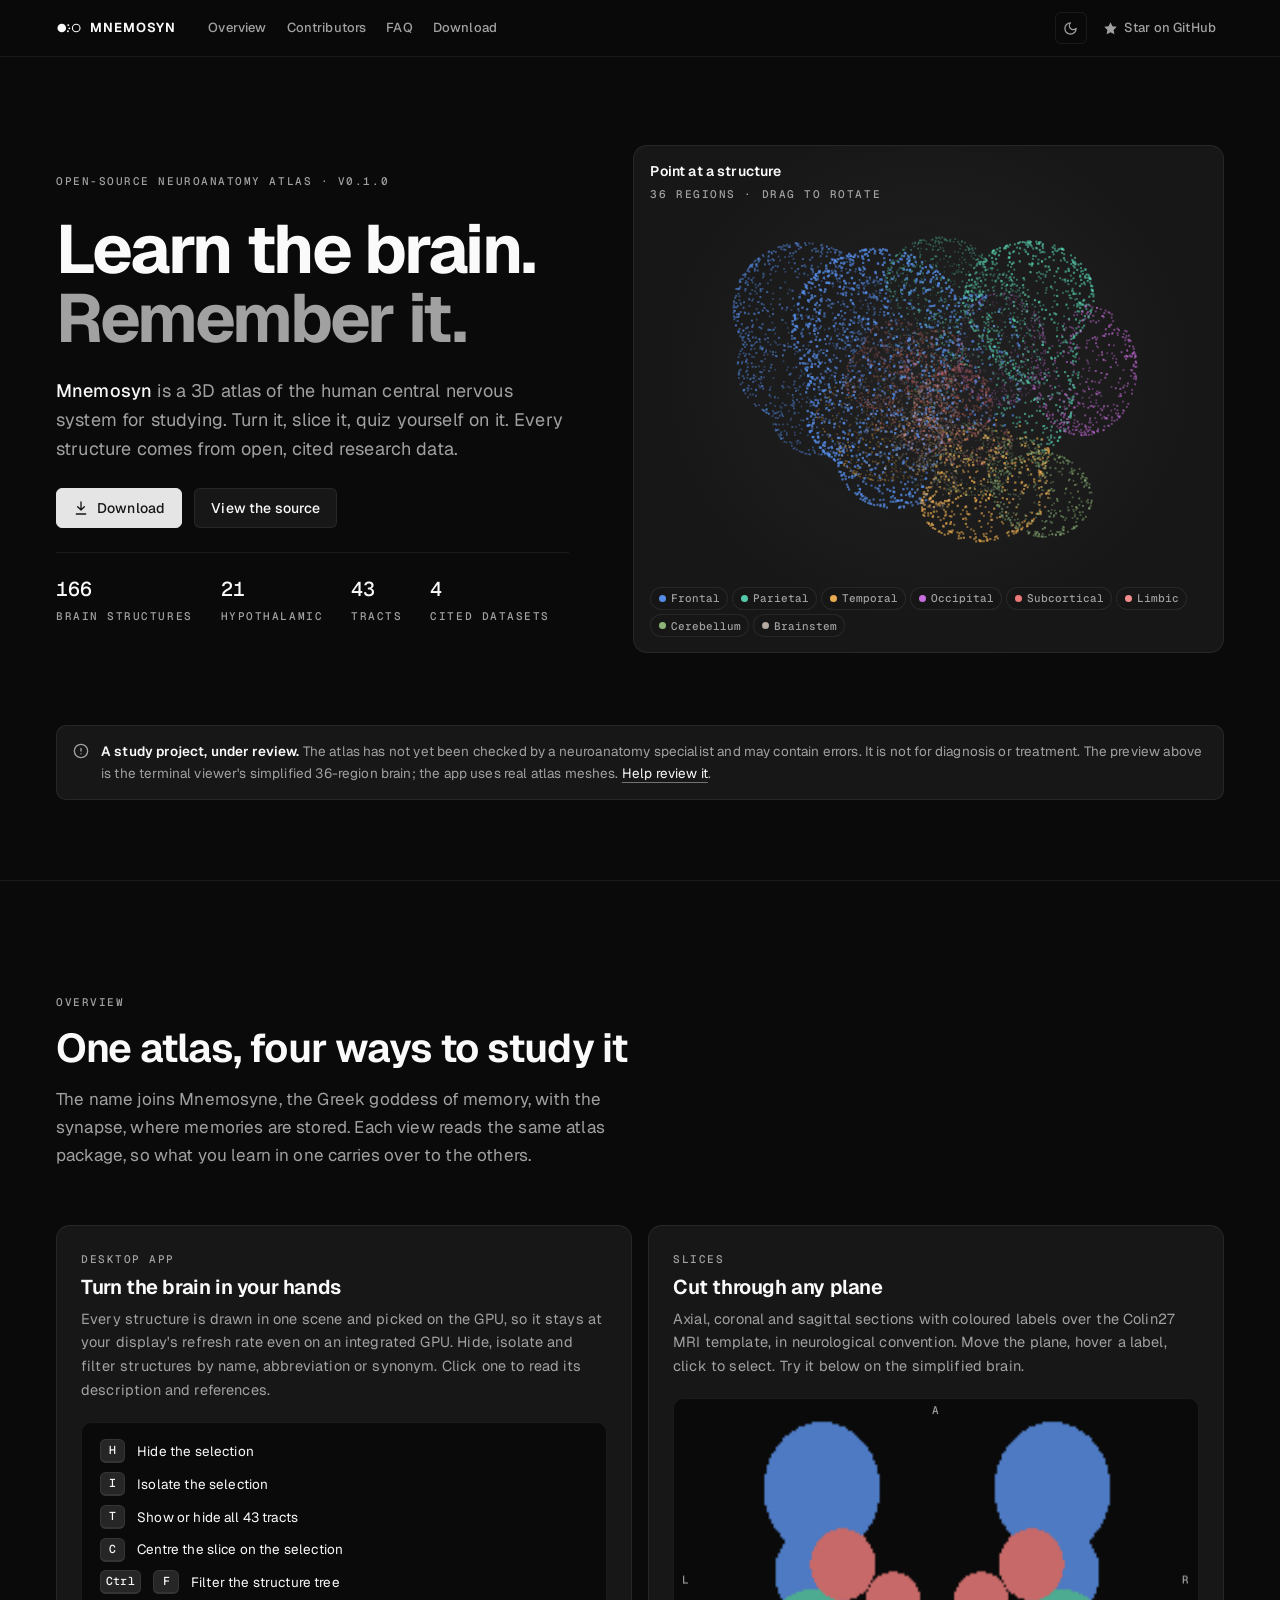
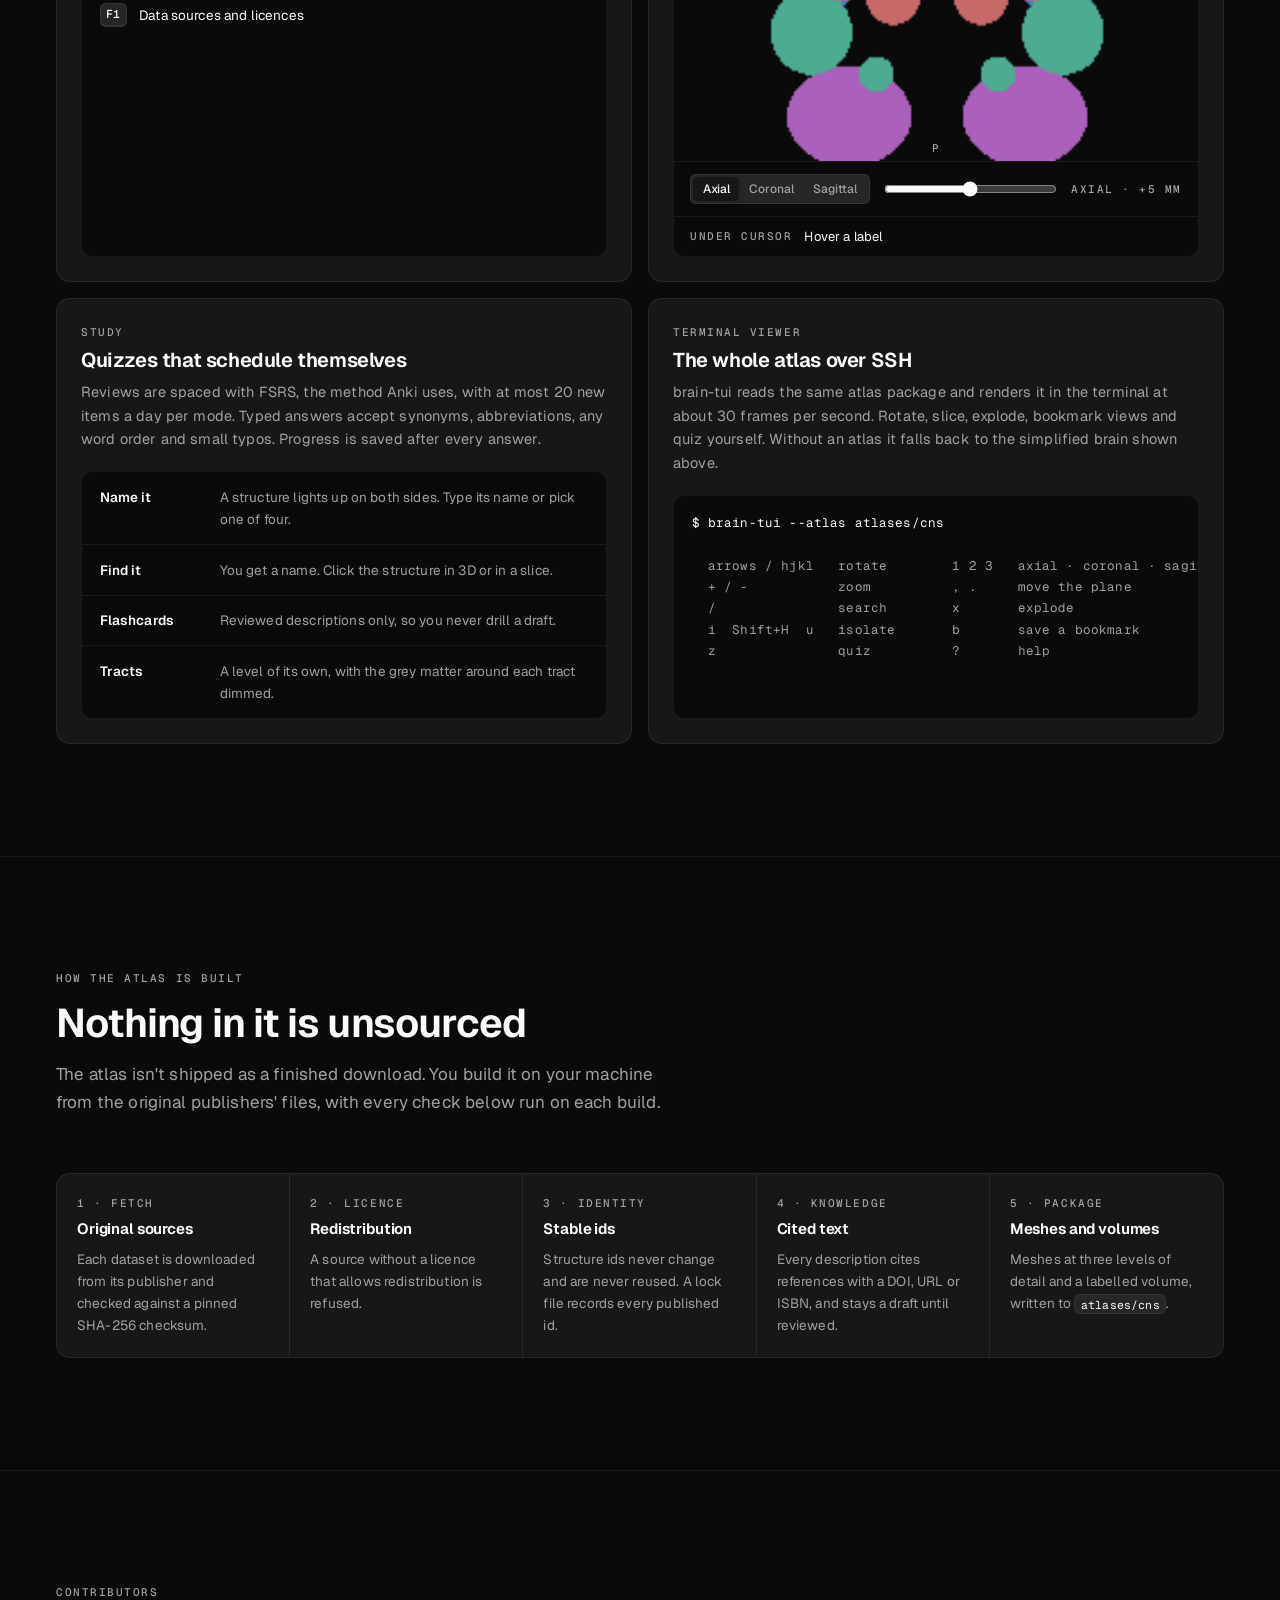
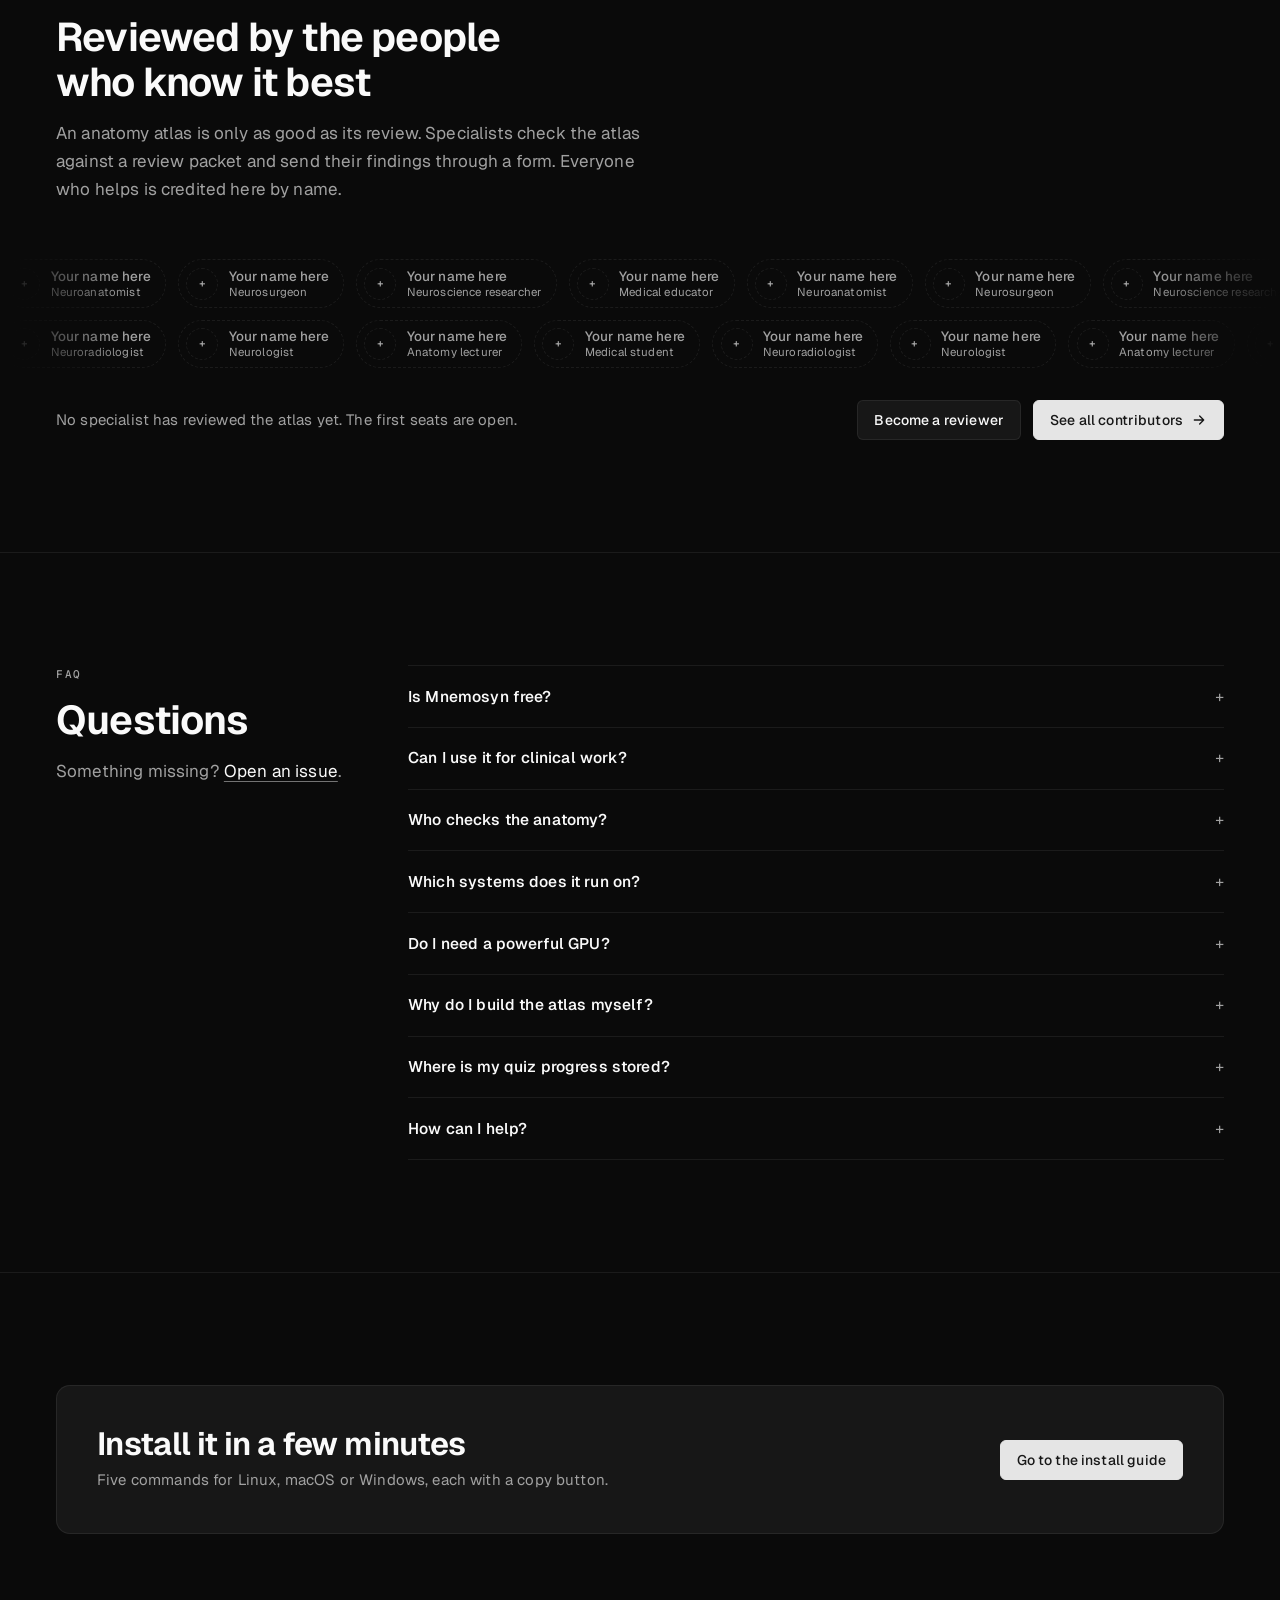
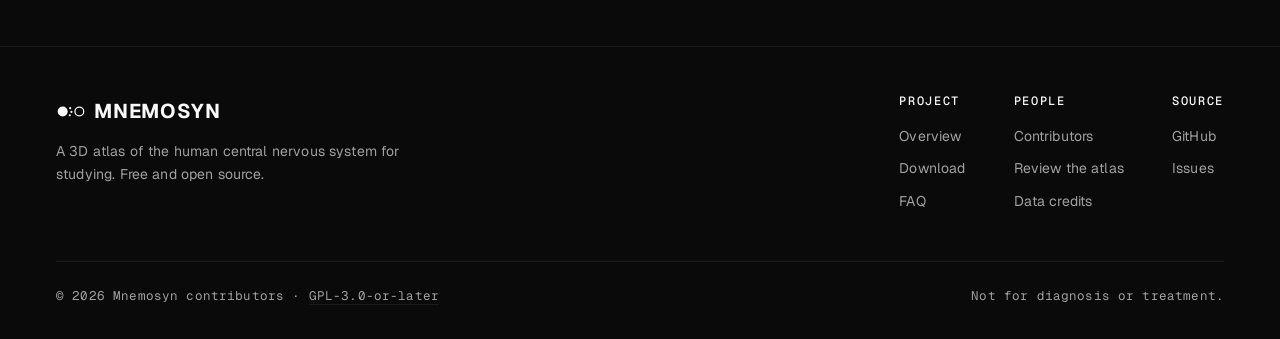
<file: site/index.html>
<!doctype html>
<html lang="en">
<head>
  <meta charset="utf-8">
  <meta name="viewport" content="width=device-width, initial-scale=1, viewport-fit=cover">
  <title>Mnemosyn</title>
  <meta name="description" content="Mnemosyn is a free, open-source 3D atlas of the human central nervous system for studying: a desktop app, slices over an MRI template, spaced-repetition quizzes and a terminal viewer.">
  <meta property="og:title" content="Mnemosyn">
  <meta property="og:description" content="A 3D atlas of the human central nervous system, built to help you remember it.">
  <meta property="og:type" content="website">
  <meta name="theme-color" content="#0a0a0a">
  <link rel="icon" href="assets/mark.svg" type="image/svg+xml">
  <script>try{var t=localStorage.getItem('mnemosyn-theme');if(t)document.documentElement.dataset.theme=t}catch(e){}</script>
  <link rel="preconnect" href="https://fonts.googleapis.com">
  <link rel="preconnect" href="https://fonts.gstatic.com" crossorigin>
  <link rel="stylesheet" href="https://fonts.googleapis.com/css2?family=Geist:wght@400..700&family=Geist+Mono:wght@400;500&display=swap">
  <link rel="stylesheet" href="assets/style.css">
</head>
<body>
  <a class="skip" href="#main">Skip to content</a>

  <header class="site-header">
    <div class="wrap">
      <div class="nav-left">
        <a class="brand" href="index.html" aria-label="Mnemosyn home">
          <svg viewBox="0 0 36 24" fill="none" aria-hidden="true"><circle cx="8" cy="12" r="6" fill="currentColor"/><circle cx="28" cy="12" r="5.25" stroke="currentColor" stroke-width="1.5"/><circle cx="17" cy="8" r="1.3" fill="currentColor"/><circle cx="18.5" cy="12.5" r="1.3" fill="currentColor"/><circle cx="16.5" cy="16.5" r="1.3" fill="currentColor"/></svg>
          <span>MNEMOSYN</span>
        </a>
        <nav class="nav" aria-label="Primary">
          <a href="#overview">Overview</a>
          <a href="#people">Contributors</a>
          <a href="#faq">FAQ</a>
          <a class="nav-keep" href="download.html">Download</a>
        </nav>
      </div>
      <div class="nav-right">
        <button class="icon-btn" type="button" data-theme-toggle aria-label="Switch light or dark theme">
          <svg class="theme-icon-dark" viewBox="0 0 24 24" fill="none" stroke="currentColor" stroke-width="2" stroke-linecap="round" stroke-linejoin="round" aria-hidden="true"><path d="M12 3a6 6 0 0 0 9 9 9 9 0 1 1-9-9Z"/></svg>
          <svg class="theme-icon-light" viewBox="0 0 24 24" fill="none" stroke="currentColor" stroke-width="2" stroke-linecap="round" aria-hidden="true"><circle cx="12" cy="12" r="4"/><path d="M12 2v2M12 20v2M4.9 4.9l1.4 1.4M17.7 17.7l1.4 1.4M2 12h2M20 12h2M4.9 19.1l1.4-1.4M17.7 6.3l1.4-1.4"/></svg>
        </button>
        <a class="star" href="https://github.com/saeeedhany/mnemosyn" target="_blank" rel="noopener noreferrer">
          <svg viewBox="0 0 24 24" fill="currentColor" aria-hidden="true"><path d="m12 2 3.1 6.3 6.9 1-5 4.9 1.2 6.8L12 17.8 5.8 21l1.2-6.8-5-4.9 6.9-1z"/></svg>
          <span>Star on GitHub</span>
        </a>
      </div>
    </div>
  </header>

  <main id="main">
    <div class="wrap">
      <section class="hero" aria-labelledby="hero-title">
        <div class="hero-copy">
          <span class="label">Open-source neuroanatomy atlas · v0.1.0</span>
          <h1 id="hero-title">Learn the brain.<br><span class="dim">Remember it.</span></h1>
          <p class="hero-lede">
            <strong>Mnemosyn</strong> is a 3D atlas of the human central nervous system for studying. Turn it, slice it,
            quiz yourself on it. Every structure comes from open, cited research data.
          </p>
          <div class="btn-row">
            <a class="btn btn-primary" href="download.html">
              <svg viewBox="0 0 24 24" fill="none" stroke="currentColor" stroke-width="2" stroke-linecap="round" stroke-linejoin="round" aria-hidden="true"><path d="M12 3v12M7 10l5 5 5-5M5 21h14"/></svg>
              Download
            </a>
            <a class="btn" href="https://github.com/saeeedhany/mnemosyn" target="_blank" rel="noopener noreferrer">View the source</a>
          </div>
          <div class="stats">
            <div class="stat"><b>166</b><span class="label">Brain structures</span></div>
            <div class="stat"><b>21</b><span class="label">Hypothalamic</span></div>
            <div class="stat"><b>43</b><span class="label">Tracts</span></div>
            <div class="stat"><b>4</b><span class="label">Cited datasets</span></div>
          </div>
        </div>

        <figure class="stage" data-brain style="margin:0" aria-label="Interactive 3D point cloud of a simplified brain. Drag to rotate, point to read a structure's name.">
          <canvas></canvas>
          <div class="stage-top">
            <div class="readout" aria-live="polite">
              <span class="readout-name" data-readout-name>Point at a structure</span>
              <span class="label" data-readout-system>36 regions · drag to rotate</span>
            </div>
          </div>
          <div class="stage-bottom">
            <div class="legend" data-legend aria-label="Highlight a system"></div>
          </div>
        </figure>
      </section>

      <p class="notice">
        <svg viewBox="0 0 24 24" fill="none" stroke="currentColor" stroke-width="2" stroke-linecap="round" stroke-linejoin="round" aria-hidden="true"><circle cx="12" cy="12" r="10"/><path d="M12 8v4M12 16h.01"/></svg>
        <span><strong>A study project, under review.</strong> The atlas has not yet been checked by a neuroanatomy
          specialist and may contain errors. It is not for diagnosis or treatment. The preview above is the terminal
          viewer's simplified 36-region brain; the app uses real atlas meshes.
          <a class="link" href="contributors.html#review">Help review it</a>.</span>
      </p>
    </div>

    <section class="section" id="overview" aria-labelledby="overview-title" style="margin-top: clamp(3rem, 7vw, 5rem)">
      <div class="wrap">
        <div class="section-head">
          <span class="label">Overview</span>
          <h2 id="overview-title">One atlas, four ways to study it</h2>
          <p>The name joins Mnemosyne, the Greek goddess of memory, with the synapse, where memories are stored. Each
            view reads the same atlas package, so what you learn in one carries over to the others.</p>
        </div>

        <div class="features">
          <article class="feature">
            <div class="feature-copy">
              <span class="label">Desktop app</span>
              <h3>Turn the brain in your hands</h3>
              <p>Every structure is drawn in one scene and picked on the GPU, so it stays at your display's refresh
                rate even on an integrated GPU. Hide, isolate and filter structures by name, abbreviation or synonym.
                Click one to read its description and references.</p>
            </div>
            <div class="feature-visual">
              <ul class="keys" aria-label="Keyboard shortcuts">
                <li><kbd>H</kbd><span>Hide the selection</span></li>
                <li><kbd>I</kbd><span>Isolate the selection</span></li>
                <li><kbd>T</kbd><span>Show or hide all 43 tracts</span></li>
                <li><kbd>C</kbd><span>Centre the slice on the selection</span></li>
                <li><kbd>Ctrl</kbd><kbd>F</kbd><span>Filter the structure tree</span></li>
                <li><kbd>F1</kbd><span>Data sources and licences</span></li>
              </ul>
            </div>
          </article>

          <article class="feature">
            <div class="feature-copy">
              <span class="label">Slices</span>
              <h3>Cut through any plane</h3>
              <p>Axial, coronal and sagittal sections with coloured labels over the Colin27 MRI template, in
                neurological convention. Move the plane, hover a label, click to select. Try it below on the
                simplified brain.</p>
            </div>
            <div class="feature-visual slice-ui" data-slices>
              <canvas aria-label="Cross-section of the simplified brain"></canvas>
              <div class="slice-controls">
                <div class="seg" role="group" aria-label="Plane">
                  <button type="button" data-plane="axial">Axial</button>
                  <button type="button" data-plane="coronal">Coronal</button>
                  <button type="button" data-plane="sagittal">Sagittal</button>
                </div>
                <input id="slice-pos" type="range" step="0.01" aria-label="Plane position">
                <span class="label num" data-slice-readout></span>
              </div>
              <div class="slice-controls" style="padding-top:0.55rem;padding-bottom:0.55rem">
                <span class="label">Under cursor</span><span style="font-size:13px" data-slice-hover>Hover a label</span>
              </div>
            </div>
          </article>

          <article class="feature">
            <div class="feature-copy">
              <span class="label">Study</span>
              <h3>Quizzes that schedule themselves</h3>
              <p>Reviews are spaced with FSRS, the method Anki uses, with at most 20 new items a day per mode.
                Typed answers accept synonyms, abbreviations, any word order and small typos. Progress is saved after
                every answer.</p>
            </div>
            <div class="feature-visual">
              <ul class="modes">
                <li><b>Name it</b><span>A structure lights up on both sides. Type its name or pick one of four.</span></li>
                <li><b>Find it</b><span>You get a name. Click the structure in 3D or in a slice.</span></li>
                <li><b>Flashcards</b><span>Reviewed descriptions only, so you never drill a draft.</span></li>
                <li><b>Tracts</b><span>A level of its own, with the grey matter around each tract dimmed.</span></li>
              </ul>
            </div>
          </article>

          <article class="feature">
            <div class="feature-copy">
              <span class="label">Terminal viewer</span>
              <h3>The whole atlas over SSH</h3>
              <p>brain-tui reads the same atlas package and renders it in the terminal at about 30 frames per
                second. Rotate, slice, explode, bookmark views and quiz yourself. Without an atlas it falls back to
                the simplified brain shown above.</p>
            </div>
            <div class="feature-visual">
<pre class="term"><span class="p">$ brain-tui --atlas atlases/cns</span>

  arrows / hjkl   rotate        1 2 3   axial · coronal · sagittal
  + / -           zoom          , .     move the plane
  /               search        x       explode
  i  Shift+H  u   isolate       b       save a bookmark
  z               quiz          ?       help</pre>
            </div>
          </article>
        </div>
      </div>
    </section>

    <section class="section" id="data" aria-labelledby="data-title">
      <div class="wrap">
        <div class="section-head">
          <span class="label">How the atlas is built</span>
          <h2 id="data-title">Nothing in it is unsourced</h2>
          <p>The atlas isn't shipped as a finished download. You build it on your machine from the original
            publishers' files, with every check below run on each build.</p>
        </div>
        <div class="pipeline">
          <div class="step"><span class="label">1 · Fetch</span><h3>Original sources</h3><p>Each dataset is downloaded from its publisher and checked against a pinned SHA-256 checksum.</p></div>
          <div class="step"><span class="label">2 · Licence</span><h3>Redistribution</h3><p>A source without a licence that allows redistribution is refused.</p></div>
          <div class="step"><span class="label">3 · Identity</span><h3>Stable ids</h3><p>Structure ids never change and are never reused. A lock file records every published id.</p></div>
          <div class="step"><span class="label">4 · Knowledge</span><h3>Cited text</h3><p>Every description cites references with a DOI, URL or ISBN, and stays a draft until reviewed.</p></div>
          <div class="step"><span class="label">5 · Package</span><h3>Meshes and volumes</h3><p>Meshes at three levels of detail and a labelled volume, written to <code>atlases/cns</code>.</p></div>
        </div>
      </div>
    </section>

    <section class="section" id="people" aria-labelledby="people-title">
      <div class="wrap">
        <div class="section-head">
          <span class="label">Contributors</span>
          <h2 id="people-title">Reviewed by the people who know it best</h2>
          <p>An anatomy atlas is only as good as its review. Specialists check the atlas against a review packet and
            send their findings through a form. Everyone who helps is credited here by name.</p>
        </div>
        <span class="preview-badge" data-preview-badge hidden style="margin-bottom:1rem">Preview · sample names</span>
      </div>
      <div class="marquee" data-marquee aria-label="Contributors"></div>
      <div class="wrap">
        <div class="people-foot">
          <span class="muted" data-reviewer-count></span>
          <div class="btn-row">
            <a class="btn" href="contributors.html#review">Become a reviewer</a>
            <a class="btn btn-primary" href="contributors.html">See all contributors
              <svg viewBox="0 0 24 24" fill="none" stroke="currentColor" stroke-width="2" stroke-linecap="round" stroke-linejoin="round" aria-hidden="true"><path d="M5 12h14M13 6l6 6-6 6"/></svg>
            </a>
          </div>
        </div>
      </div>
    </section>

    <section class="section" id="faq" aria-labelledby="faq-title">
      <div class="wrap faq">
        <div class="section-head" style="margin:0">
          <span class="label">FAQ</span>
          <h2 id="faq-title">Questions</h2>
          <p>Something missing? <a class="link" href="https://github.com/saeeedhany/mnemosyn/issues" target="_blank" rel="noopener noreferrer">Open an issue</a>.</p>
        </div>
        <div class="faq-list">
          <details>
            <summary>Is Mnemosyn free?</summary>
            <div class="answer"><p>Yes. The code is licensed under the GNU GPL v3.0 or later. Each dataset keeps its own licence (GPL, CC BY 4.0, CC BY-SA 4.0 and a permissive notice), and the descriptions are CC BY 4.0.</p></div>
          </details>
          <details>
            <summary>Can I use it for clinical work?</summary>
            <div class="answer"><p>No. Mnemosyn is a study tool. It has not been reviewed by a specialist yet and may contain errors. Do not use it for diagnosis or treatment.</p></div>
          </details>
          <details>
            <summary>Who checks the anatomy?</summary>
            <div class="answer"><p>Specialists in neuroanatomy and related fields, using a review packet and a short form. Descriptions stay marked <b>Draft</b> until a reviewer has checked them, and quizzes only show reviewed descriptions as flashcards. <a class="link" href="contributors.html#review">See how to review</a>.</p></div>
          </details>
          <details>
            <summary>Which systems does it run on?</summary>
            <div class="answer"><p>It's a Python 3.11+ app built on Qt and VTK, which run on Linux, macOS and Windows. It's developed and tested on Linux; macOS and Windows haven't been tested yet, so please report anything that breaks.</p></div>
          </details>
          <details>
            <summary>Do I need a powerful GPU?</summary>
            <div class="answer"><p>No. With all 166 structures it reaches the display's refresh rate (144 Hz) on an integrated GPU. On hybrid-GPU Linux laptops, <code>prime-run</code> moves it to the discrete GPU.</p></div>
          </details>
          <details>
            <summary>Why do I build the atlas myself?</summary>
            <div class="answer"><p>Building fetches each dataset from its original publisher, checks it against a pinned checksum and packages it with its licence and citation. It takes one command and about 15 seconds of processing after the downloads.</p></div>
          </details>
          <details>
            <summary>Where is my quiz progress stored?</summary>
            <div class="answer"><p>Only on your computer, in <code>~/.local/share/mnemosyn/progress.sqlite</code>. Nothing is sent anywhere.</p></div>
          </details>
          <details>
            <summary>How can I help?</summary>
            <div class="answer"><p>If you're a specialist, review a part of the atlas. Otherwise you can fix bugs, write or translate descriptions, or test on macOS and Windows. Every kind of help is credited on the <a class="link" href="contributors.html">contributors page</a>.</p></div>
          </details>
        </div>
      </div>
    </section>

    <section class="section">
      <div class="wrap">
        <div class="cta">
          <div>
            <h2>Install it in a few minutes</h2>
            <p>Five commands for Linux, macOS or Windows, each with a copy button.</p>
          </div>
          <a class="btn btn-primary" href="download.html">Go to the install guide</a>
        </div>
      </div>
    </section>
  </main>

  <footer class="site-footer">
    <div class="wrap">
      <div class="footer-top">
        <div>
          <a class="brand" href="index.html" aria-label="Mnemosyn home">
            <svg viewBox="0 0 36 24" fill="none" aria-hidden="true"><circle cx="8" cy="12" r="6" fill="currentColor"/><circle cx="28" cy="12" r="5.25" stroke="currentColor" stroke-width="1.5"/><circle cx="17" cy="8" r="1.3" fill="currentColor"/><circle cx="18.5" cy="12.5" r="1.3" fill="currentColor"/><circle cx="16.5" cy="16.5" r="1.3" fill="currentColor"/></svg>
            <span>MNEMOSYN</span>
          </a>
          <p>A 3D atlas of the human central nervous system for studying. Free and open source.</p>
        </div>
        <div class="footer-cols">
          <div>
            <h2>Project</h2>
            <ul>
              <li><a href="#overview">Overview</a></li>
              <li><a href="download.html">Download</a></li>
              <li><a href="#faq">FAQ</a></li>
            </ul>
          </div>
          <div>
            <h2>People</h2>
            <ul>
              <li><a href="contributors.html">Contributors</a></li>
              <li><a href="contributors.html#review">Review the atlas</a></li>
              <li><a href="contributors.html#science">Data credits</a></li>
            </ul>
          </div>
          <div>
            <h2>Source</h2>
            <ul>
              <li><a href="https://github.com/saeeedhany/mnemosyn" target="_blank" rel="noopener noreferrer">GitHub</a></li>
              <li><a href="https://github.com/saeeedhany/mnemosyn/issues" target="_blank" rel="noopener noreferrer">Issues</a></li>
            </ul>
          </div>
        </div>
      </div>
      <div class="footer-bottom">
        <p>© <span data-year>2026</span> Mnemosyn contributors · <a href="https://github.com/saeeedhany/mnemosyn/blob/main/LICENSE">GPL-3.0-or-later</a></p>
        <p>Not for diagnosis or treatment.</p>
      </div>
    </div>
  </footer>

  <script src="assets/contributors.js"></script>
  <script src="assets/site.js"></script>
  <script src="assets/brain.js"></script>
</body>
</html>
</file>
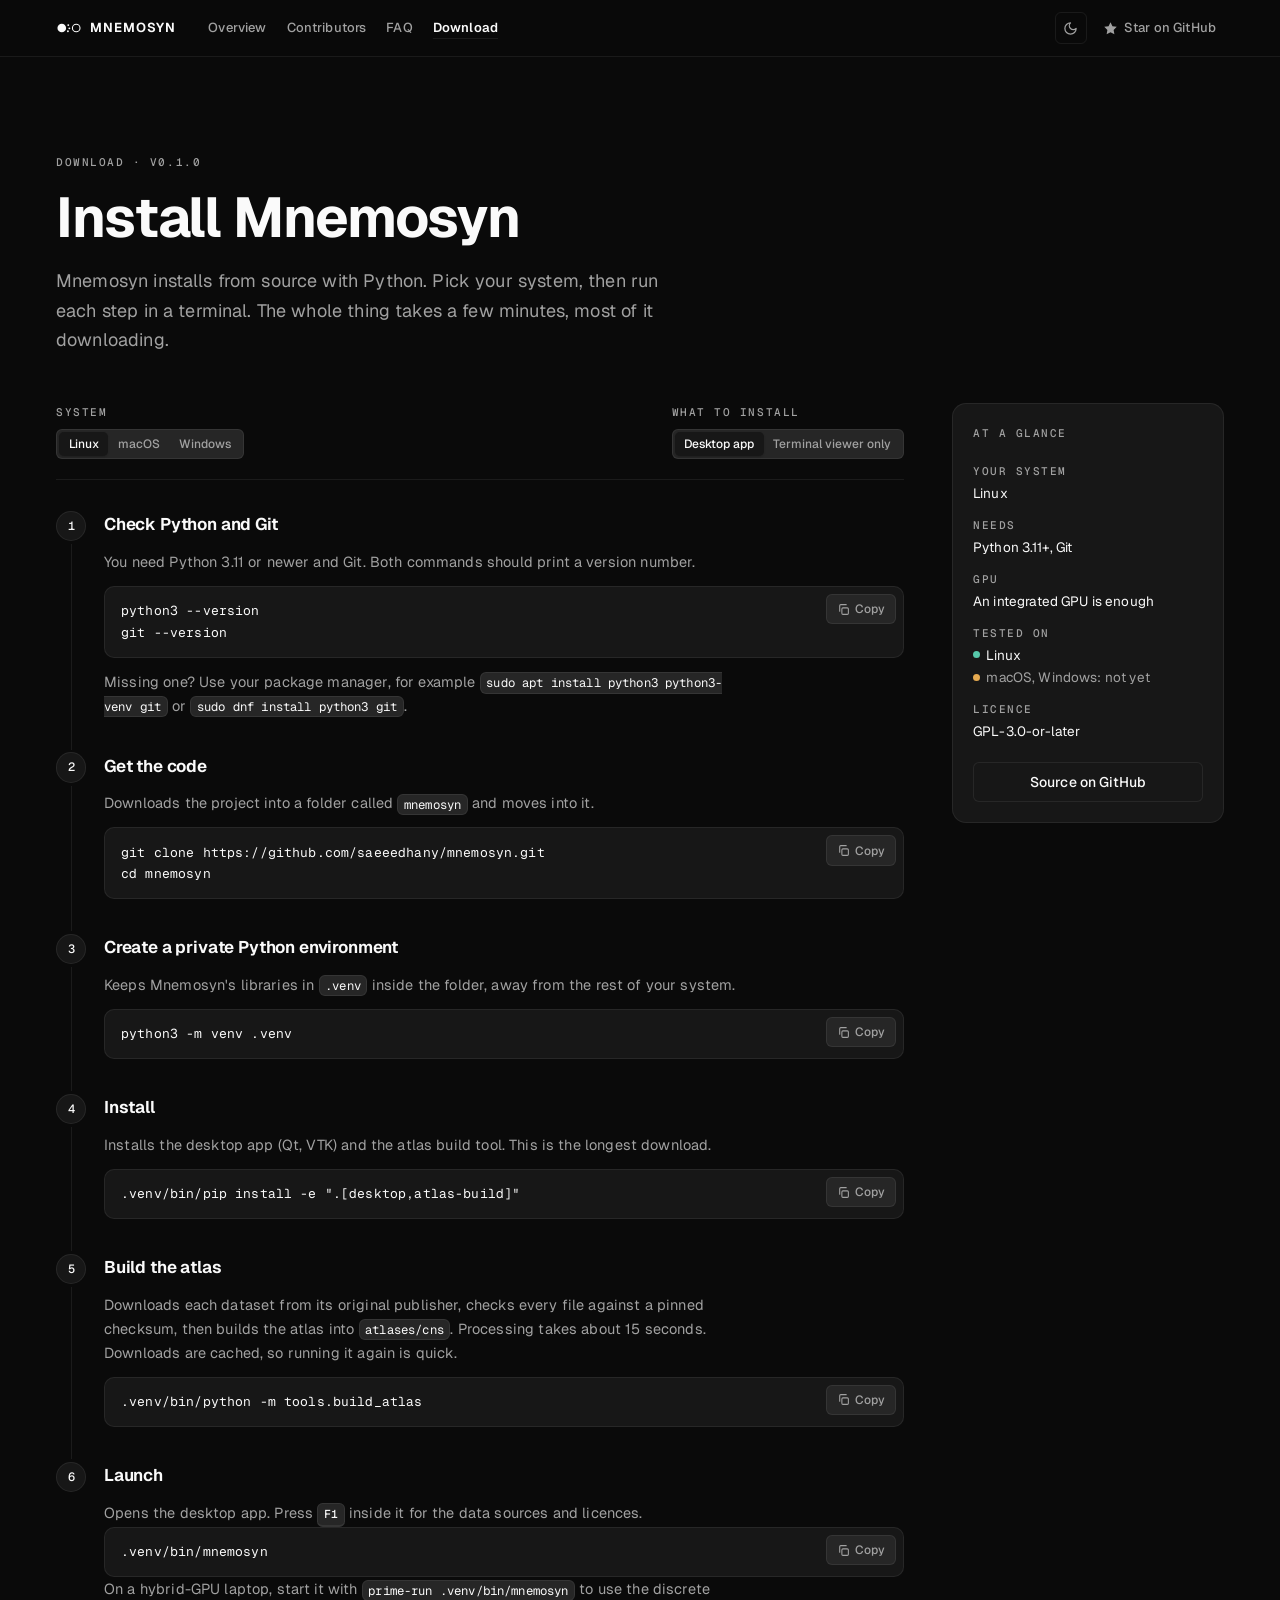
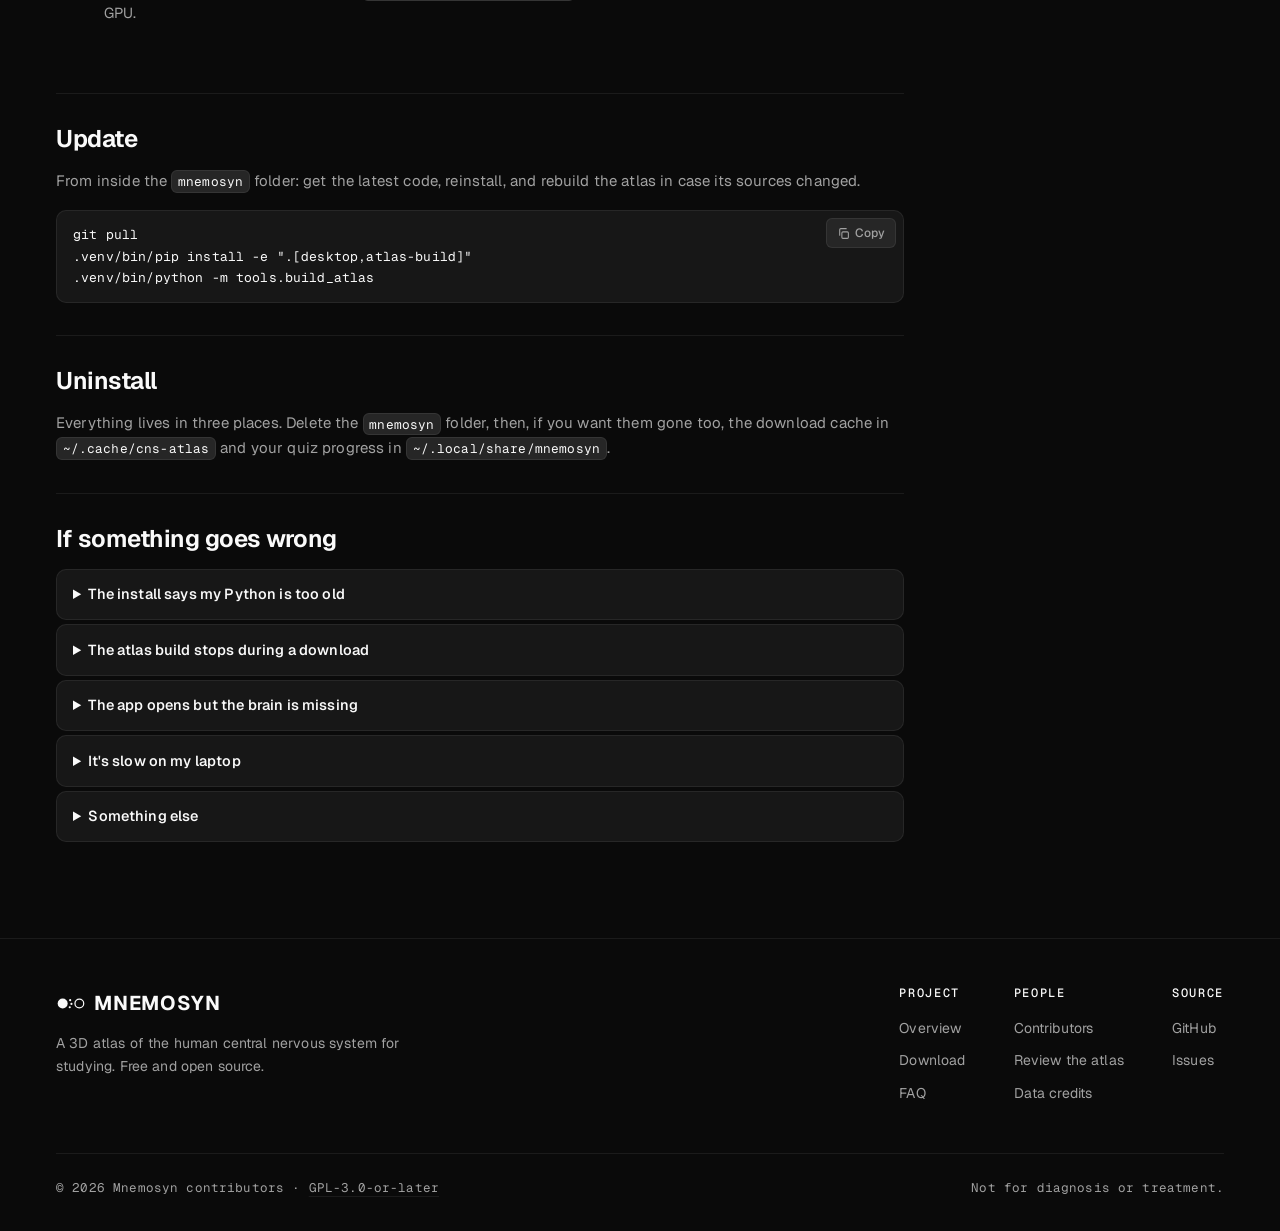
<file: site/download.html>
<!doctype html>
<html lang="en">
<head>
  <meta charset="utf-8">
  <meta name="viewport" content="width=device-width, initial-scale=1, viewport-fit=cover">
  <title>Install Mnemosyn</title>
  <meta name="description" content="Step-by-step install of Mnemosyn on Linux, macOS and Windows: get the code, install, build the atlas and launch.">
  <meta name="theme-color" content="#0a0a0a">
  <link rel="icon" href="assets/mark.svg" type="image/svg+xml">
  <script>try{var t=localStorage.getItem('mnemosyn-theme');if(t)document.documentElement.dataset.theme=t}catch(e){}</script>
  <link rel="preconnect" href="https://fonts.googleapis.com">
  <link rel="preconnect" href="https://fonts.gstatic.com" crossorigin>
  <link rel="stylesheet" href="https://fonts.googleapis.com/css2?family=Geist:wght@400..700&family=Geist+Mono:wght@400;500&display=swap">
  <link rel="stylesheet" href="assets/style.css">
</head>
<body>
  <a class="skip" href="#main">Skip to content</a>

  <header class="site-header">
    <div class="wrap">
      <div class="nav-left">
        <a class="brand" href="index.html" aria-label="Mnemosyn home">
          <svg viewBox="0 0 36 24" fill="none" aria-hidden="true"><circle cx="8" cy="12" r="6" fill="currentColor"/><circle cx="28" cy="12" r="5.25" stroke="currentColor" stroke-width="1.5"/><circle cx="17" cy="8" r="1.3" fill="currentColor"/><circle cx="18.5" cy="12.5" r="1.3" fill="currentColor"/><circle cx="16.5" cy="16.5" r="1.3" fill="currentColor"/></svg>
          <span>MNEMOSYN</span>
        </a>
        <nav class="nav" aria-label="Primary">
          <a href="index.html#overview">Overview</a>
          <a href="contributors.html">Contributors</a>
          <a href="index.html#faq">FAQ</a>
          <a class="nav-keep" href="download.html" aria-current="page">Download</a>
        </nav>
      </div>
      <div class="nav-right">
        <button class="icon-btn" type="button" data-theme-toggle aria-label="Switch light or dark theme">
          <svg class="theme-icon-dark" viewBox="0 0 24 24" fill="none" stroke="currentColor" stroke-width="2" stroke-linecap="round" stroke-linejoin="round" aria-hidden="true"><path d="M12 3a6 6 0 0 0 9 9 9 9 0 1 1-9-9Z"/></svg>
          <svg class="theme-icon-light" viewBox="0 0 24 24" fill="none" stroke="currentColor" stroke-width="2" stroke-linecap="round" aria-hidden="true"><circle cx="12" cy="12" r="4"/><path d="M12 2v2M12 20v2M4.9 4.9l1.4 1.4M17.7 17.7l1.4 1.4M2 12h2M20 12h2M4.9 19.1l1.4-1.4M17.7 6.3l1.4-1.4"/></svg>
        </button>
        <a class="star" href="https://github.com/saeeedhany/mnemosyn" target="_blank" rel="noopener noreferrer">
          <svg viewBox="0 0 24 24" fill="currentColor" aria-hidden="true"><path d="m12 2 3.1 6.3 6.9 1-5 4.9 1.2 6.8L12 17.8 5.8 21l1.2-6.8-5-4.9 6.9-1z"/></svg>
          <span>Star on GitHub</span>
        </a>
      </div>
    </div>
  </header>

  <main id="main" class="wrap" data-install>
    <div class="page-head">
      <span class="label">Download · v0.1.0</span>
      <h1>Install Mnemosyn</h1>
      <p>Mnemosyn installs from source with Python. Pick your system, then run each step in a terminal. The whole thing
        takes a few minutes, most of it downloading.</p>
    </div>

    <div class="install">
      <div class="install-main">
        <div class="toolbar">
          <div class="toolbar-group">
            <span class="label">System</span>
            <div class="seg" role="tablist" aria-label="Operating system">
              <button type="button" role="tab" data-os="linux">Linux</button>
              <button type="button" role="tab" data-os="macos">macOS</button>
              <button type="button" role="tab" data-os="windows">Windows</button>
            </div>
          </div>
          <div class="toolbar-group">
            <span class="label">What to install</span>
            <div class="seg" role="group" aria-label="What to install">
              <button type="button" data-kind="full">Desktop app</button>
              <button type="button" data-kind="tui">Terminal viewer only</button>
            </div>
          </div>
        </div>

        <ol class="steps">
          <li>
            <h3>Check Python and Git</h3>
            <p>You need Python 3.11 or newer and Git. Both commands should print a version number.</p>
            <div class="code" data-only-os="linux macos"><pre><span data-cmd>python3 --version</span>
<span data-cmd>git --version</span></pre></div>
            <div class="code" data-only-os="windows"><pre><span data-cmd>py --version</span>
<span data-cmd>git --version</span></pre></div>
            <p data-only-os="macos">Missing one? Install Python from <a class="link" href="https://www.python.org/downloads/" target="_blank" rel="noopener noreferrer">python.org</a> or with Homebrew (<code>brew install python git</code>).</p>
            <p data-only-os="windows">Missing one? Install Python from <a class="link" href="https://www.python.org/downloads/" target="_blank" rel="noopener noreferrer">python.org</a> and Git from <a class="link" href="https://git-scm.com/download/win" target="_blank" rel="noopener noreferrer">git-scm.com</a>. Use PowerShell for every step.</p>
            <p data-only-os="linux">Missing one? Use your package manager, for example <code>sudo apt install python3 python3-venv git</code> or <code>sudo dnf install python3 git</code>.</p>
          </li>

          <li>
            <h3>Get the code</h3>
            <p>Downloads the project into a folder called <code>mnemosyn</code> and moves into it.</p>
            <div class="code"><pre><span data-cmd>git clone https://github.com/saeeedhany/mnemosyn.git</span>
<span data-cmd>cd mnemosyn</span></pre></div>
          </li>

          <li>
            <h3>Create a private Python environment</h3>
            <p>Keeps Mnemosyn's libraries in <code>.venv</code> inside the folder, away from the rest of your system.</p>
            <div class="code" data-only-os="linux macos"><pre><span data-cmd>python3 -m venv .venv</span></pre></div>
            <div class="code" data-only-os="windows"><pre><span data-cmd>py -m venv .venv</span></pre></div>
          </li>

          <li>
            <h3>Install</h3>
            <p data-only-kind="full">Installs the desktop app (Qt, VTK) and the atlas build tool. This is the longest download.</p>
            <p data-only-kind="tui">Installs the terminal viewer and the atlas build tool, without Qt.</p>
            <div data-only-kind="full">
              <div class="code" data-only-os="linux macos"><pre><span data-cmd>.venv/bin/pip install -e ".[desktop,atlas-build]"</span></pre></div>
              <div class="code" data-only-os="windows"><pre><span data-cmd>.venv\Scripts\pip install -e ".[desktop,atlas-build]"</span></pre></div>
            </div>
            <div data-only-kind="tui">
              <div class="code" data-only-os="linux macos"><pre><span data-cmd>.venv/bin/pip install -e ".[atlas-build]"</span></pre></div>
              <div class="code" data-only-os="windows"><pre><span data-cmd>.venv\Scripts\pip install -e ".[atlas-build]"</span></pre></div>
            </div>
          </li>

          <li>
            <h3>Build the atlas</h3>
            <p>Downloads each dataset from its original publisher, checks every file against a pinned checksum, then
              builds the atlas into <code>atlases/cns</code>. Processing takes about 15 seconds. Downloads are cached,
              so running it again is quick.</p>
            <div class="code" data-only-os="linux macos"><pre><span data-cmd>.venv/bin/python -m tools.build_atlas</span></pre></div>
            <div class="code" data-only-os="windows"><pre><span data-cmd>.venv\Scripts\python -m tools.build_atlas</span></pre></div>
            <p data-only-kind="tui">Optional for the terminal viewer: without an atlas it shows the simplified 36-region brain.</p>
          </li>

          <li>
            <h3>Launch</h3>
            <div data-only-kind="full">
              <p>Opens the desktop app. Press <kbd>F1</kbd> inside it for the data sources and licences.</p>
              <div class="code" data-only-os="linux macos"><pre><span data-cmd>.venv/bin/mnemosyn</span></pre></div>
              <div class="code" data-only-os="windows"><pre><span data-cmd>.venv\Scripts\mnemosyn</span></pre></div>
              <p data-only-os="linux">On a hybrid-GPU laptop, start it with <code>prime-run .venv/bin/mnemosyn</code> to use the discrete GPU.</p>
            </div>
            <div data-only-kind="tui">
              <p>Opens the viewer in your terminal. Press <kbd>?</kbd> for the keys.</p>
              <div class="code" data-only-os="linux macos"><pre><span data-cmd>.venv/bin/brain-tui</span></pre></div>
              <div class="code" data-only-os="windows"><pre><span data-cmd>.venv\Scripts\brain-tui</span></pre></div>
            </div>
          </li>
        </ol>

        <section class="sub-section" aria-labelledby="update-title">
          <h2 id="update-title">Update</h2>
          <p class="muted">From inside the <code>mnemosyn</code> folder: get the latest code, reinstall, and rebuild the atlas in case its sources changed.</p>
          <div data-only-kind="full">
            <div class="code" data-only-os="linux macos"><pre><span data-cmd>git pull</span>
<span data-cmd>.venv/bin/pip install -e ".[desktop,atlas-build]"</span>
<span data-cmd>.venv/bin/python -m tools.build_atlas</span></pre></div>
            <div class="code" data-only-os="windows"><pre><span data-cmd>git pull</span>
<span data-cmd>.venv\Scripts\pip install -e ".[desktop,atlas-build]"</span>
<span data-cmd>.venv\Scripts\python -m tools.build_atlas</span></pre></div>
          </div>
          <div data-only-kind="tui">
            <div class="code" data-only-os="linux macos"><pre><span data-cmd>git pull</span>
<span data-cmd>.venv/bin/pip install -e ".[atlas-build]"</span>
<span data-cmd>.venv/bin/python -m tools.build_atlas</span></pre></div>
            <div class="code" data-only-os="windows"><pre><span data-cmd>git pull</span>
<span data-cmd>.venv\Scripts\pip install -e ".[atlas-build]"</span>
<span data-cmd>.venv\Scripts\python -m tools.build_atlas</span></pre></div>
          </div>
        </section>

        <section class="sub-section" aria-labelledby="uninstall-title">
          <h2 id="uninstall-title">Uninstall</h2>
          <p class="muted">Everything lives in three places. Delete the <code>mnemosyn</code> folder, then, if you want them gone too,
            the download cache in <code>~/.cache/cns-atlas</code> and your quiz progress in
            <code>~/.local/share/mnemosyn</code>.</p>
        </section>

        <section class="sub-section" aria-labelledby="trouble-title">
          <h2 id="trouble-title">If something goes wrong</h2>
          <div class="trouble">
            <details>
              <summary>The install says my Python is too old</summary>
              <div class="answer"><p>Mnemosyn needs Python 3.11 or newer. Install a newer Python, delete the <code>.venv</code> folder and repeat from step 3.</p></div>
            </details>
            <details>
              <summary>The atlas build stops during a download</summary>
              <div class="answer"><p>Run the build command again. Files that already downloaded are cached and checked, so it continues where it stopped. A checksum error means the file changed on the publisher's side; please <a class="link" href="https://github.com/saeeedhany/mnemosyn/issues" target="_blank" rel="noopener noreferrer">open an issue</a>.</p></div>
            </details>
            <details>
              <summary>The app opens but the brain is missing</summary>
              <div class="answer"><p>The atlas hasn't been built in this folder. Run step 5 from inside the <code>mnemosyn</code> folder; it writes <code>atlases/cns</code>, which the app and the terminal viewer look for.</p></div>
            </details>
            <details>
              <summary>It's slow on my laptop</summary>
              <div class="answer"><p>On Linux laptops with two GPUs, start it with <code>prime-run</code>. The 3D view also switches to a lighter level of detail on its own when a scene gets very large.</p></div>
            </details>
            <details>
              <summary>Something else</summary>
              <div class="answer"><p><a class="link" href="https://github.com/saeeedhany/mnemosyn/issues" target="_blank" rel="noopener noreferrer">Open an issue</a> with your system, Python version and the full error message.</p></div>
            </details>
          </div>
        </section>
      </div>

      <aside class="aside" aria-label="Requirements">
        <span class="label">At a glance</span>
        <dl>
          <div><dt class="label">Your system</dt><dd data-detected>Linux</dd></div>
          <div><dt class="label">Needs</dt><dd>Python 3.11+, Git</dd></div>
          <div><dt class="label">GPU</dt><dd>An integrated GPU is enough</dd></div>
          <div><dt class="label">Tested on</dt><dd class="status"><span class="dot ok"></span>Linux</dd><dd class="status muted"><span class="dot warn"></span>macOS, Windows: not yet</dd></div>
          <div><dt class="label">Licence</dt><dd>GPL-3.0-or-later</dd></div>
        </dl>
        <a class="btn" href="https://github.com/saeeedhany/mnemosyn" target="_blank" rel="noopener noreferrer">Source on GitHub</a>
      </aside>
    </div>
  </main>

  <footer class="site-footer">
    <div class="wrap">
      <div class="footer-top">
        <div>
          <a class="brand" href="index.html" aria-label="Mnemosyn home">
            <svg viewBox="0 0 36 24" fill="none" aria-hidden="true"><circle cx="8" cy="12" r="6" fill="currentColor"/><circle cx="28" cy="12" r="5.25" stroke="currentColor" stroke-width="1.5"/><circle cx="17" cy="8" r="1.3" fill="currentColor"/><circle cx="18.5" cy="12.5" r="1.3" fill="currentColor"/><circle cx="16.5" cy="16.5" r="1.3" fill="currentColor"/></svg>
            <span>MNEMOSYN</span>
          </a>
          <p>A 3D atlas of the human central nervous system for studying. Free and open source.</p>
        </div>
        <div class="footer-cols">
          <div>
            <h2>Project</h2>
            <ul>
              <li><a href="index.html#overview">Overview</a></li>
              <li><a href="download.html">Download</a></li>
              <li><a href="index.html#faq">FAQ</a></li>
            </ul>
          </div>
          <div>
            <h2>People</h2>
            <ul>
              <li><a href="contributors.html">Contributors</a></li>
              <li><a href="contributors.html#review">Review the atlas</a></li>
              <li><a href="contributors.html#science">Data credits</a></li>
            </ul>
          </div>
          <div>
            <h2>Source</h2>
            <ul>
              <li><a href="https://github.com/saeeedhany/mnemosyn" target="_blank" rel="noopener noreferrer">GitHub</a></li>
              <li><a href="https://github.com/saeeedhany/mnemosyn/issues" target="_blank" rel="noopener noreferrer">Issues</a></li>
            </ul>
          </div>
        </div>
      </div>
      <div class="footer-bottom">
        <p>© <span data-year>2026</span> Mnemosyn contributors · <a href="https://github.com/saeeedhany/mnemosyn/blob/main/LICENSE">GPL-3.0-or-later</a></p>
        <p>Not for diagnosis or treatment.</p>
      </div>
    </div>
  </footer>

  <script src="assets/contributors.js"></script>
  <script src="assets/site.js"></script>
</body>
</html>
</file>
<file: site/assets/style.css>
:root {
  --font-sans: 'Geist', -apple-system, BlinkMacSystemFont, 'Segoe UI', sans-serif;
  --font-mono: 'Geist Mono', 'SF Mono', SFMono-Regular, ui-monospace, 'Cascadia Code', Menlo,
    Consolas, 'Liberation Mono', monospace;
  --radius: 0.625rem;
  --radius-sm: calc(var(--radius) * 0.6);
  --radius-xl: calc(var(--radius) * 1.4);
  --page: 1200px;
  --header-h: 3.5rem;

  --background: #0a0a0a;
  --foreground: #fafafa;
  --card: #171717;
  --secondary: #262626;
  --muted-foreground: #a1a1a1;
  --accent: #404040;
  --border: rgb(255 255 255 / 0.07);
  --input: rgb(255 255 255 / 0.15);
  --ring: #737373;
  --primary: #e5e5e5;
  --primary-foreground: #171717;
  --header-bg: rgb(10 10 10 / 0.85);

  --sys-frontal: rgb(86 140 230);
  --sys-parietal: rgb(86 200 170);
  --sys-temporal: rgb(230 170 80);
  --sys-occipital: rgb(200 110 220);
  --sys-subcortical: rgb(235 120 120);
  --sys-limbic: rgb(240 140 140);
  --sys-cerebellum: rgb(140 180 120);
  --sys-brainstem: rgb(180 170 160);
  --slice-ground: #2a2a2a;

  color-scheme: dark;
}

:root[data-theme='light'] {
  --background: #fff;
  --foreground: #0a0a0a;
  --card: #fff;
  --secondary: #f5f5f5;
  --muted-foreground: #737373;
  --accent: #f5f5f5;
  --border: #e5e5e5;
  --input: #e5e5e5;
  --ring: #a1a1a1;
  --primary: #171717;
  --primary-foreground: #fafafa;
  --header-bg: rgb(255 255 255 / 0.85);

  --sys-frontal: rgb(48 104 204);
  --sys-parietal: rgb(30 150 124);
  --sys-temporal: rgb(196 128 30);
  --sys-occipital: rgb(160 70 184);
  --sys-subcortical: rgb(214 80 80);
  --sys-limbic: rgb(222 104 112);
  --sys-cerebellum: rgb(92 140 72);
  --sys-brainstem: rgb(140 128 116);
  --slice-ground: #e8e8e8;

  color-scheme: light;
}

*,
*::before,
*::after {
  box-sizing: border-box;
  border-color: var(--border);
}

html {
  scroll-behavior: smooth;
  scroll-padding-top: calc(var(--header-h) + 1rem);
  -webkit-text-size-adjust: 100%;
}

body {
  margin: 0;
  background: var(--background);
  color: var(--foreground);
  font-family: var(--font-sans);
  font-size: 15px;
  line-height: 1.65;
  letter-spacing: 0.01em;
  -webkit-font-smoothing: antialiased;
  -moz-osx-font-smoothing: grayscale;
}

::selection {
  background: var(--accent);
  color: var(--foreground);
}

img {
  max-width: 100%;
}

a {
  color: inherit;
}

h1,
h2,
h3 {
  margin: 0;
  line-height: 1.12;
  letter-spacing: -0.02em;
  text-wrap: balance;
  font-weight: 650;
}

p {
  margin: 0;
}

code,
kbd,
pre {
  font-family: var(--font-mono);
}

:focus-visible {
  outline: 2px solid color-mix(in srgb, var(--ring) 70%, transparent);
  outline-offset: 2px;
  border-radius: var(--radius-sm);
}

[hidden] {
  display: none !important;
}

.skip {
  position: absolute;
  left: -999px;
  top: 0.5rem;
  z-index: 50;
  padding: 0.5rem 0.75rem;
  border-radius: var(--radius-sm);
  background: var(--card);
  border: 1px solid var(--border);
}

.skip:focus {
  left: 1rem;
}

.wrap {
  width: 100%;
  max-width: var(--page);
  margin-inline: auto;
  padding-left: max(16px, env(safe-area-inset-left, 0px));
  padding-right: max(16px, env(safe-area-inset-right, 0px));
}

.label {
  font-family: var(--font-mono);
  font-size: 11px;
  font-weight: 500;
  text-transform: uppercase;
  letter-spacing: 0.14em;
  color: var(--muted-foreground);
}

.muted {
  color: var(--muted-foreground);
}

.mono {
  font-family: var(--font-mono);
}

.num {
  font-variant-numeric: tabular-nums;
}

.site-header {
  position: sticky;
  top: env(safe-area-inset-top, 0px);
  z-index: 30;
  border-bottom: 1px solid var(--border);
  background: var(--header-bg);
  backdrop-filter: blur(20px);
  -webkit-backdrop-filter: blur(20px);
}

.site-header .wrap {
  display: flex;
  align-items: center;
  justify-content: space-between;
  gap: 1rem;
  height: var(--header-h);
}

.brand {
  display: inline-flex;
  align-items: center;
  gap: 0.5rem;
  text-decoration: none;
  font-size: 13px;
  font-weight: 650;
  letter-spacing: 0.08em;
}

.brand svg {
  width: 26px;
  height: 18px;
  color: var(--foreground);
}

.nav-left {
  display: flex;
  align-items: center;
  gap: 1.5rem;
  min-width: 0;
}

.nav {
  display: flex;
  align-items: center;
  gap: 0.25rem;
}

.nav a,
.icon-btn,
.star {
  display: inline-flex;
  align-items: center;
  gap: 0.4rem;
  padding: 0.25rem 0.5rem;
  border-radius: 0.375rem;
  font-size: 13px;
  font-weight: 500;
  color: var(--muted-foreground);
  text-decoration: none;
  transition: background-color 0.15s, color 0.15s;
}

.nav a:hover,
.icon-btn:hover,
.star:hover {
  background: var(--accent);
  color: var(--foreground);
}

.nav a[aria-current='page'] {
  color: var(--foreground);
  font-weight: 600;
  text-decoration: underline;
  text-decoration-color: var(--border);
  text-underline-offset: 6px;
}

.nav-right {
  display: flex;
  align-items: center;
  gap: 0.5rem;
}

.icon-btn {
  justify-content: center;
  width: 2rem;
  height: 2rem;
  padding: 0;
  background: none;
  border: 1px solid var(--border);
  cursor: pointer;
  font: inherit;
}

.icon-btn svg,
.star svg {
  width: 15px;
  height: 15px;
}

.theme-icon-light {
  display: none;
}

:root[data-theme='light'] .theme-icon-light {
  display: block;
}

:root[data-theme='light'] .theme-icon-dark {
  display: none;
}

@media (max-width: 720px) {
  .nav a:not(.nav-keep) {
    display: none;
  }
  .star span:first-of-type {
    display: none;
  }
}

.btn {
  display: inline-flex;
  align-items: center;
  justify-content: center;
  gap: 0.5rem;
  height: 2.5rem;
  padding: 0 1rem;
  border-radius: var(--radius-sm);
  border: 1px solid var(--border);
  background: var(--card);
  color: var(--foreground);
  font: 500 14px/1 var(--font-sans);
  text-decoration: none;
  cursor: pointer;
  transition: background-color 0.15s, border-color 0.15s, opacity 0.15s;
  white-space: nowrap;
}

.btn:hover {
  background: var(--accent);
}

.btn-primary {
  background: var(--primary);
  border-color: var(--primary);
  color: var(--primary-foreground);
}

.btn-primary:hover {
  background: var(--primary);
  opacity: 0.88;
}

.btn svg {
  width: 16px;
  height: 16px;
}

.btn[aria-disabled='true'] {
  opacity: 0.5;
  cursor: not-allowed;
}

.btn-row {
  display: flex;
  flex-wrap: wrap;
  gap: 0.75rem;
}

.section {
  padding-block: clamp(4rem, 9vw, 7rem);
  border-top: 1px solid var(--border);
}

.section-head {
  display: grid;
  gap: 0.9rem;
  max-width: 44rem;
  margin-bottom: clamp(2rem, 5vw, 3.5rem);
}

.section-head h2 {
  font-size: clamp(1.75rem, 3.6vw, 2.5rem);
}

.section-head p {
  font-size: 1.0625rem;
  color: var(--muted-foreground);
  max-width: 38rem;
}

.page-head {
  padding-block: clamp(3.5rem, 8vw, 6rem) clamp(2rem, 5vw, 3rem);
  display: grid;
  gap: 1rem;
  max-width: 48rem;
}

.page-head h1 {
  font-size: clamp(2.25rem, 5.5vw, 3.5rem);
  font-weight: 700;
}

.page-head p {
  font-size: 1.125rem;
  color: var(--muted-foreground);
  max-width: 40rem;
}

.hero {
  display: grid;
  grid-template-columns: minmax(0, 1fr) minmax(0, 1.15fr);
  align-items: center;
  gap: clamp(2rem, 5vw, 4rem);
  padding-block: clamp(3rem, 7vw, 5.5rem) clamp(3rem, 6vw, 4.5rem);
}

.hero-copy {
  display: grid;
  gap: 1.5rem;
  min-width: 0;
}

.hero h1 {
  font-size: clamp(2.5rem, 6vw, 4.25rem);
  font-weight: 700;
  letter-spacing: -0.035em;
  line-height: 1.02;
}

.hero h1 .dim {
  color: var(--muted-foreground);
}

.hero-lede {
  font-size: 1.125rem;
  line-height: 1.6;
  color: var(--muted-foreground);
  max-width: 34rem;
}

.hero-lede strong {
  color: var(--foreground);
  font-weight: 500;
}

.stats {
  display: flex;
  flex-wrap: wrap;
  gap: 0.5rem 1.75rem;
  padding-top: 1.25rem;
  border-top: 1px solid var(--border);
}

.stat {
  display: grid;
  gap: 0.1rem;
}

.stat b {
  font-family: var(--font-mono);
  font-size: 1.25rem;
  font-weight: 500;
  font-variant-numeric: tabular-nums;
}

.stage {
  position: relative;
  min-width: 0;
  aspect-ratio: 1 / 0.86;
  max-width: 100%;
  border: 1px solid var(--border);
  border-radius: var(--radius-xl);
  background:
    radial-gradient(ellipse at 50% 45%, color-mix(in srgb, var(--foreground) 5%, transparent), transparent 65%),
    var(--card);
  overflow: hidden;
  touch-action: pan-y;
}

.stage canvas {
  position: absolute;
  inset: 0;
  width: 100%;
  height: 100%;
  cursor: grab;
}

.stage canvas:active {
  cursor: grabbing;
}

.stage-top,
.stage-bottom {
  position: absolute;
  left: 1rem;
  right: 1rem;
  display: flex;
  justify-content: space-between;
  align-items: center;
  gap: 1rem;
  pointer-events: none;
}

.stage-top {
  top: 0.9rem;
}

.stage-bottom {
  bottom: 0.9rem;
  align-items: flex-end;
}

.readout {
  min-height: 2.75rem;
  display: grid;
  align-content: start;
  gap: 0.1rem;
}

.readout-name {
  font-size: 14px;
  font-weight: 600;
}

.legend {
  display: flex;
  flex-wrap: wrap;
  gap: 0.25rem;
  pointer-events: auto;
}

.legend button {
  display: inline-flex;
  align-items: center;
  gap: 0.35rem;
  padding: 0.15rem 0.45rem;
  border-radius: 999px;
  border: 1px solid var(--border);
  background: color-mix(in srgb, var(--card) 80%, transparent);
  color: var(--muted-foreground);
  font: 500 11px/1.5 var(--font-mono);
  cursor: pointer;
}

.legend button:hover,
.legend button[aria-pressed='true'] {
  color: var(--foreground);
  border-color: var(--ring);
}

.dot {
  width: 7px;
  height: 7px;
  border-radius: 50%;
  background: currentColor;
  flex: none;
}

.stage-hint {
  font-family: var(--font-mono);
  font-size: 11px;
  color: var(--muted-foreground);
  text-align: right;
}

.notice {
  display: flex;
  gap: 0.75rem;
  align-items: flex-start;
  padding: 0.9rem 1rem;
  border: 1px solid var(--border);
  border-radius: var(--radius);
  background: var(--card);
  font-size: 13.5px;
  color: var(--muted-foreground);
}

.notice strong {
  color: var(--foreground);
  font-weight: 600;
}

.notice svg {
  width: 16px;
  height: 16px;
  flex: none;
  margin-top: 0.2rem;
}

@media (max-width: 900px) {
  .hero {
    grid-template-columns: minmax(0, 1fr);
  }
}

@media (max-width: 480px) {
  .stats {
    display: grid;
    grid-template-columns: repeat(2, minmax(0, 1fr));
  }
}

.features {
  display: grid;
  grid-template-columns: repeat(2, minmax(0, 1fr));
  gap: 1rem;
}

.feature {
  display: grid;
  grid-template-rows: auto 1fr;
  border: 1px solid var(--border);
  border-radius: var(--radius-xl);
  background: var(--card);
  overflow: hidden;
  min-width: 0;
}

.feature-copy {
  display: grid;
  gap: 0.5rem;
  padding: 1.5rem 1.5rem 1.25rem;
}

.feature-copy h3 {
  font-size: 1.25rem;
}

.feature-copy p {
  color: var(--muted-foreground);
  font-size: 14.5px;
  max-width: 34rem;
}

.feature-visual {
  margin: 0 1.5rem 1.5rem;
  border: 1px solid var(--border);
  border-radius: var(--radius);
  background: var(--background);
  min-height: 13rem;
  overflow: hidden;
  min-width: 0;
}

@media (max-width: 820px) {
  .features {
    grid-template-columns: minmax(0, 1fr);
  }
}

.keys {
  list-style: none;
  margin: 0;
  padding: 1rem 1.1rem;
  display: grid;
  gap: 0.55rem;
  font-size: 13.5px;
}

.keys li {
  display: flex;
  align-items: center;
  gap: 0.75rem;
}

kbd {
  display: inline-flex;
  align-items: center;
  justify-content: center;
  min-width: 1.6rem;
  height: 1.5rem;
  padding: 0 0.35rem;
  border: 1px solid var(--border);
  border-bottom-width: 2px;
  border-radius: 0.35rem;
  background: var(--secondary);
  color: var(--foreground);
  font-size: 11.5px;
  font-weight: 500;
}

.slice-ui {
  display: grid;
  grid-template-columns: minmax(0, 1fr);
  gap: 0;
}

.slice-ui canvas {
  display: block;
  width: 100%;
  aspect-ratio: 1.45 / 1;
  max-width: 100%;
}

.slice-controls {
  display: flex;
  flex-wrap: wrap;
  align-items: center;
  gap: 0.75rem;
  padding: 0.75rem 1rem;
  border-top: 1px solid var(--border);
}

.seg {
  display: inline-flex;
  padding: 2px;
  border: 1px solid var(--border);
  border-radius: var(--radius-sm);
  background: var(--secondary);
}

.seg button {
  padding: 0.2rem 0.6rem;
  border: 0;
  border-radius: 0.3rem;
  background: none;
  color: var(--muted-foreground);
  font: 500 12px/1.5 var(--font-sans);
  cursor: pointer;
}

.seg button[aria-pressed='true'],
.seg button[aria-selected='true'] {
  background: var(--card);
  color: var(--foreground);
  box-shadow: 0 1px 2px rgb(0 0 0 / 0.2);
}

input[type='range'] {
  flex: 1 1 8rem;
  min-width: 0;
  accent-color: var(--foreground);
}

.modes {
  display: grid;
  margin: 0;
  padding: 0;
  list-style: none;
}

.modes li {
  display: grid;
  grid-template-columns: 6.5rem minmax(0, 1fr);
  gap: 1rem;
  padding: 0.85rem 1.1rem;
  border-bottom: 1px solid var(--border);
  font-size: 13.5px;
}

.modes li:last-child {
  border-bottom: 0;
}

.modes b {
  font-weight: 600;
}

.modes span {
  color: var(--muted-foreground);
}

.term {
  margin: 0;
  padding: 1rem 1.1rem;
  font-size: 12.5px;
  line-height: 1.7;
  color: var(--muted-foreground);
  overflow-x: auto;
}

.term .p {
  color: var(--foreground);
}

.pipeline {
  display: grid;
  grid-template-columns: repeat(5, minmax(0, 1fr));
  border: 1px solid var(--border);
  border-radius: var(--radius-xl);
  overflow: hidden;
  background: var(--card);
}

.step {
  display: grid;
  align-content: start;
  gap: 0.6rem;
  padding: 1.25rem;
  border-right: 1px solid var(--border);
  min-width: 0;
}

.step:last-child {
  border-right: 0;
}

.step h3 {
  font-size: 15px;
  letter-spacing: -0.01em;
}

.step p {
  font-size: 13.5px;
  color: var(--muted-foreground);
}

@media (max-width: 980px) {
  .pipeline {
    grid-template-columns: minmax(0, 1fr);
  }
  .step {
    border-right: 0;
    border-bottom: 1px solid var(--border);
  }
  .step:last-child {
    border-bottom: 0;
  }
}

.sources {
  display: grid;
  grid-template-columns: repeat(2, minmax(0, 1fr));
  gap: 1rem;
}

.source {
  display: grid;
  align-content: start;
  gap: 0.6rem;
  padding: 1.25rem 1.35rem;
  border: 1px solid var(--border);
  border-radius: var(--radius-xl);
  background: var(--card);
  min-width: 0;
}

.source h3 {
  font-size: 15.5px;
  letter-spacing: -0.01em;
}

.source .authors {
  font-size: 13.5px;
  color: var(--muted-foreground);
}

.source-meta {
  display: flex;
  flex-wrap: wrap;
  gap: 0.4rem;
}

.chip {
  display: inline-flex;
  align-items: center;
  gap: 0.35rem;
  padding: 0.15rem 0.5rem;
  border: 1px solid var(--border);
  border-radius: 999px;
  background: var(--secondary);
  font: 500 11.5px/1.6 var(--font-mono);
  color: var(--muted-foreground);
  text-decoration: none;
  overflow-wrap: anywhere;
}

a.chip:hover {
  color: var(--foreground);
  border-color: var(--ring);
}

@media (max-width: 820px) {
  .sources {
    grid-template-columns: minmax(0, 1fr);
  }
}

.marquee {
  display: grid;
  gap: 0.75rem;
  -webkit-mask-image: linear-gradient(90deg, transparent, #000 10%, #000 90%, transparent);
  mask-image: linear-gradient(90deg, transparent, #000 10%, #000 90%, transparent);
  overflow: hidden;
}

.marquee-row {
  display: flex;
  width: max-content;
  gap: 0.75rem;
  animation: marquee var(--duration, 60s) linear infinite;
}

.marquee-row.reverse {
  animation-direction: reverse;
}

.marquee:hover .marquee-row,
.marquee:focus-within .marquee-row {
  animation-play-state: paused;
}

@keyframes marquee {
  from {
    transform: translateX(0);
  }
  to {
    transform: translateX(calc(-50% - 0.375rem));
  }
}

.person-pill {
  display: inline-flex;
  align-items: center;
  gap: 0.65rem;
  padding: 0.45rem 0.9rem 0.45rem 0.45rem;
  border: 1px solid var(--border);
  border-radius: 999px;
  background: var(--card);
  white-space: nowrap;
  text-decoration: none;
}

a.person-pill:hover {
  border-color: var(--ring);
}

.person-pill .who {
  display: grid;
  line-height: 1.25;
}

.person-pill .name {
  font-size: 13.5px;
  font-weight: 600;
}

.person-pill .what {
  font-size: 11.5px;
  color: var(--muted-foreground);
}

.person-pill.open {
  border-style: dashed;
  background: transparent;
}

.person-pill.open .name {
  color: var(--muted-foreground);
  font-weight: 500;
}

.avatar {
  display: inline-grid;
  place-items: center;
  flex: none;
  width: 2rem;
  height: 2rem;
  border-radius: 50%;
  background: var(--secondary);
  border: 1px solid var(--border);
  color: var(--foreground);
  font: 600 11px/1 var(--font-mono);
  letter-spacing: 0.02em;
  overflow: hidden;
}

.avatar img {
  width: 100%;
  height: 100%;
  object-fit: cover;
}

.avatar.lg {
  width: 3rem;
  height: 3rem;
  font-size: 14px;
}

.open .avatar {
  background: transparent;
  border-style: dashed;
  color: var(--muted-foreground);
}

.people-foot {
  display: flex;
  flex-wrap: wrap;
  align-items: center;
  justify-content: space-between;
  gap: 1rem;
  margin-top: 2rem;
}

.preview-badge {
  display: inline-flex;
  align-items: center;
  gap: 0.4rem;
  padding: 0.2rem 0.6rem;
  border: 1px solid var(--sys-temporal);
  border-radius: 999px;
  color: var(--sys-temporal);
  font: 500 11px/1.5 var(--font-mono);
  text-transform: uppercase;
  letter-spacing: 0.1em;
}

@media (prefers-reduced-motion: reduce) {
  .marquee {
    -webkit-mask-image: none;
    mask-image: none;
    padding-inline: max(16px, env(safe-area-inset-left, 0px));
  }
  .marquee-row {
    animation: none;
    flex-wrap: wrap;
    width: auto;
  }
  .marquee-row [data-clone] {
    display: none;
  }
}

.faq {
  display: grid;
  grid-template-columns: minmax(0, 18rem) minmax(0, 1fr);
  align-items: start;
  gap: 2rem 4rem;
}

.faq-list {
  border-top: 1px solid var(--border);
  min-width: 0;
}

.faq details {
  border-bottom: 1px solid var(--border);
}

.faq summary {
  display: flex;
  justify-content: space-between;
  align-items: center;
  gap: 1rem;
  padding: 1.1rem 0;
  font-size: 15.5px;
  font-weight: 550;
  cursor: pointer;
  list-style: none;
}

.faq summary::-webkit-details-marker {
  display: none;
}

.faq summary::after {
  content: '+';
  flex: none;
  font-family: var(--font-mono);
  font-weight: 400;
  color: var(--muted-foreground);
  transition: transform 0.2s;
}

.faq details[open] summary::after {
  transform: rotate(45deg);
}

.faq .answer {
  display: grid;
  gap: 0.75rem;
  padding: 0 0 1.25rem;
  color: var(--muted-foreground);
  max-width: 42rem;
}

@media (max-width: 820px) {
  .faq {
    grid-template-columns: minmax(0, 1fr);
  }
}

:not(pre) > code {
  padding: 0.1rem 0.35rem;
  border: 1px solid var(--border);
  border-radius: 0.375rem;
  background: var(--secondary);
  font-size: 0.85em;
  color: var(--foreground);
  overflow-wrap: anywhere;
}

.prose a,
.link {
  color: var(--foreground);
  text-decoration: underline;
  text-decoration-color: var(--ring);
  text-underline-offset: 4px;
}

.prose a:hover,
.link:hover {
  text-decoration-color: var(--foreground);
}

.cta {
  display: flex;
  flex-wrap: wrap;
  align-items: center;
  justify-content: space-between;
  gap: 1.5rem;
  padding: clamp(1.75rem, 4vw, 2.5rem);
  border: 1px solid var(--border);
  border-radius: var(--radius-xl);
  background: var(--card);
}

.cta h2 {
  font-size: clamp(1.5rem, 3vw, 2rem);
}

.cta p {
  color: var(--muted-foreground);
  margin-top: 0.4rem;
}

.install {
  display: grid;
  grid-template-columns: minmax(0, 1fr) minmax(0, 17rem);
  gap: 3rem;
  align-items: start;
  padding-bottom: clamp(4rem, 8vw, 6rem);
}

.install-main {
  display: grid;
  gap: 2rem;
  min-width: 0;
}

.toolbar {
  display: flex;
  flex-wrap: wrap;
  align-items: center;
  justify-content: space-between;
  gap: 1rem;
  padding-bottom: 1.25rem;
  border-bottom: 1px solid var(--border);
}

.toolbar-group {
  display: grid;
  gap: 0.5rem;
}

.steps {
  list-style: none;
  margin: 0;
  padding: 0;
  display: grid;
  gap: 0;
  counter-reset: step;
}

.steps > li {
  position: relative;
  display: grid;
  gap: 0.75rem;
  padding: 0 0 2.25rem 3rem;
  counter-increment: step;
  min-width: 0;
}

.steps > li::before {
  content: counter(step);
  position: absolute;
  left: 0;
  top: -0.1rem;
  display: grid;
  place-items: center;
  width: 1.9rem;
  height: 1.9rem;
  border: 1px solid var(--border);
  border-radius: 50%;
  background: var(--card);
  font: 500 12px/1 var(--font-mono);
  color: var(--foreground);
}

.steps > li::after {
  content: '';
  position: absolute;
  left: calc(0.95rem - 0.5px);
  top: 2rem;
  bottom: 0.25rem;
  width: 1px;
  background: var(--border);
}

.steps > li:last-child::after {
  display: none;
}

.steps > li > *,
.sub-section > * {
  min-width: 0;
}

.steps h3 {
  font-size: 1.0625rem;
  letter-spacing: -0.01em;
  line-height: 1.5;
}

.steps p {
  color: var(--muted-foreground);
  font-size: 14.5px;
  max-width: 40rem;
}

.code {
  display: flex;
  align-items: stretch;
  border: 1px solid var(--border);
  border-radius: var(--radius);
  background: var(--card);
  min-width: 0;
}

.code pre {
  flex: 1;
  margin: 0;
  padding: 0.85rem 1rem;
  font-size: 13px;
  line-height: 1.65;
  overflow-x: auto;
  min-width: 0;
}

.code pre .c {
  color: var(--muted-foreground);
}

.copy {
  flex: none;
  align-self: flex-start;
  margin: 0.45rem;
  display: inline-flex;
  align-items: center;
  gap: 0.35rem;
  height: 1.9rem;
  padding: 0 0.6rem;
  border: 1px solid var(--border);
  border-radius: var(--radius-sm);
  background: var(--secondary);
  color: var(--muted-foreground);
  font: 500 12px/1 var(--font-sans);
  cursor: pointer;
}

.copy:hover {
  color: var(--foreground);
}

.copy svg {
  width: 13px;
  height: 13px;
}

.copy.done {
  color: var(--sys-parietal);
}

.aside {
  position: sticky;
  top: calc(var(--header-h) + 1.5rem);
  display: grid;
  gap: 1.25rem;
  padding: 1.25rem;
  border: 1px solid var(--border);
  border-radius: var(--radius-xl);
  background: var(--card);
  font-size: 13.5px;
}

.aside dl {
  margin: 0;
  display: grid;
  gap: 0.75rem;
}

.aside dt {
  margin-bottom: 0.1rem;
}

.aside dd {
  margin: 0;
}

.status {
  display: flex;
  align-items: center;
  gap: 0.4rem;
}

.status .dot.ok {
  color: var(--sys-parietal);
}

.status .dot.warn {
  color: var(--sys-temporal);
}

.sub-section {
  display: grid;
  gap: 1rem;
  padding-top: 2rem;
  border-top: 1px solid var(--border);
}

.sub-section h2 {
  font-size: 1.5rem;
}

.trouble {
  display: grid;
  gap: 0.25rem;
}

.trouble details {
  border: 1px solid var(--border);
  border-radius: var(--radius);
  background: var(--card);
}

.trouble summary {
  padding: 0.8rem 1rem;
  cursor: pointer;
  font-weight: 550;
  font-size: 14.5px;
}

.trouble .answer {
  display: grid;
  gap: 0.75rem;
  padding: 0 1rem 1rem;
  color: var(--muted-foreground);
  font-size: 14px;
}

@media (max-width: 900px) {
  .install {
    grid-template-columns: minmax(0, 1fr);
  }
  .aside {
    position: static;
    order: -1;
  }
}

.review-steps {
  display: grid;
  grid-template-columns: repeat(3, minmax(0, 1fr));
  gap: 1rem;
}

.review-step {
  display: grid;
  align-content: start;
  gap: 0.6rem;
  padding: 1.35rem;
  border: 1px solid var(--border);
  border-radius: var(--radius-xl);
  background: var(--card);
  min-width: 0;
}

.review-step h3 {
  font-size: 1.0625rem;
}

.review-step p {
  color: var(--muted-foreground);
  font-size: 14px;
}

.review-step .btn {
  justify-self: start;
  margin-top: 0.4rem;
}

@media (max-width: 820px) {
  .review-steps {
    grid-template-columns: minmax(0, 1fr);
  }
}

.filters {
  display: flex;
  flex-wrap: wrap;
  align-items: center;
  justify-content: space-between;
  gap: 1rem;
  margin-bottom: 1.5rem;
}

.search {
  display: flex;
  align-items: center;
  gap: 0.5rem;
  height: 2.25rem;
  padding: 0 0.7rem;
  border: 1px solid var(--input);
  border-radius: var(--radius-sm);
  background: var(--card);
  color: var(--muted-foreground);
  flex: 0 1 18rem;
  min-width: 0;
}

.search svg {
  width: 14px;
  height: 14px;
  flex: none;
}

.search input {
  flex: 1;
  min-width: 0;
  border: 0;
  background: none;
  color: var(--foreground);
  font: 14px var(--font-sans);
  outline: none;
}

.people {
  display: grid;
  grid-template-columns: repeat(auto-fill, minmax(min(100%, 17rem), 1fr));
  gap: 1rem;
}

.person {
  display: grid;
  align-content: start;
  gap: 0.9rem;
  padding: 1.25rem;
  border: 1px solid var(--border);
  border-radius: var(--radius-xl);
  background: var(--card);
  min-width: 0;
}

.person-top {
  display: flex;
  align-items: center;
  gap: 0.8rem;
  min-width: 0;
}

.person-top > div {
  min-width: 0;
}

.person h3 {
  font-size: 15.5px;
  letter-spacing: -0.01em;
  line-height: 1.3;
}

.person .title {
  font-size: 13px;
  color: var(--muted-foreground);
}

.person dl {
  margin: 0;
  display: grid;
  gap: 0.55rem;
  font-size: 13px;
}

.person dt {
  margin-bottom: 0.1rem;
}

.person dd {
  margin: 0;
  color: var(--foreground);
  overflow-wrap: anywhere;
}

.tags {
  display: flex;
  flex-wrap: wrap;
  gap: 0.3rem;
}

.person-links {
  display: flex;
  flex-wrap: wrap;
  gap: 0.4rem;
  padding-top: 0.9rem;
  border-top: 1px solid var(--border);
}

.role {
  display: inline-flex;
  align-items: center;
  gap: 0.35rem;
  justify-self: start;
  font: 500 11px/1.5 var(--font-mono);
  text-transform: uppercase;
  letter-spacing: 0.1em;
  color: var(--muted-foreground);
}

.empty {
  display: grid;
  justify-items: start;
  gap: 0.75rem;
  padding: 2rem;
  border: 1px dashed var(--input);
  border-radius: var(--radius-xl);
  color: var(--muted-foreground);
}

.empty h3 {
  color: var(--foreground);
  font-size: 1.125rem;
}

.group-head {
  display: flex;
  align-items: baseline;
  justify-content: space-between;
  gap: 1rem;
  margin: 2.5rem 0 1rem;
}

.group-head:first-child {
  margin-top: 0;
}

.group-head h2 {
  font-size: 1.25rem;
  letter-spacing: -0.01em;
}

.site-footer {
  border-top: 1px solid var(--border);
  padding-block: 3rem 2rem;
}

.footer-top {
  display: flex;
  flex-wrap: wrap;
  justify-content: space-between;
  gap: 2.5rem;
  margin-bottom: 3rem;
}

.footer-top .brand {
  font-size: 1.25rem;
  font-weight: 700;
  letter-spacing: 0.04em;
  margin-bottom: 0.75rem;
}

.footer-top .brand svg {
  width: 30px;
  height: 21px;
}

.footer-top p {
  font-size: 14px;
  color: var(--muted-foreground);
  max-width: 24rem;
}

.footer-cols {
  display: flex;
  flex-wrap: wrap;
  gap: 3rem;
}

.footer-cols h2 {
  margin-bottom: 1rem;
  font-family: var(--font-mono);
  font-size: 12px;
  font-weight: 500;
  letter-spacing: 0.14em;
  text-transform: uppercase;
}

.footer-cols ul {
  list-style: none;
  margin: 0;
  padding: 0;
  display: grid;
  gap: 0.6rem;
  font-size: 14px;
}

.footer-cols a {
  color: var(--muted-foreground);
  text-decoration: none;
}

.footer-cols a:hover {
  color: var(--foreground);
}

.footer-bottom {
  display: flex;
  flex-wrap: wrap;
  justify-content: space-between;
  gap: 1rem;
  padding-top: 1.5rem;
  border-top: 1px solid var(--border);
  font-family: var(--font-mono);
  font-size: 12.5px;
  color: var(--muted-foreground);
}

.footer-bottom a {
  color: inherit;
  text-decoration: underline;
  text-decoration-color: var(--border);
  text-underline-offset: 4px;
}

@media (prefers-reduced-motion: reduce) {
  html {
    scroll-behavior: auto;
  }
  * {
    transition: none !important;
  }
}
</file>
